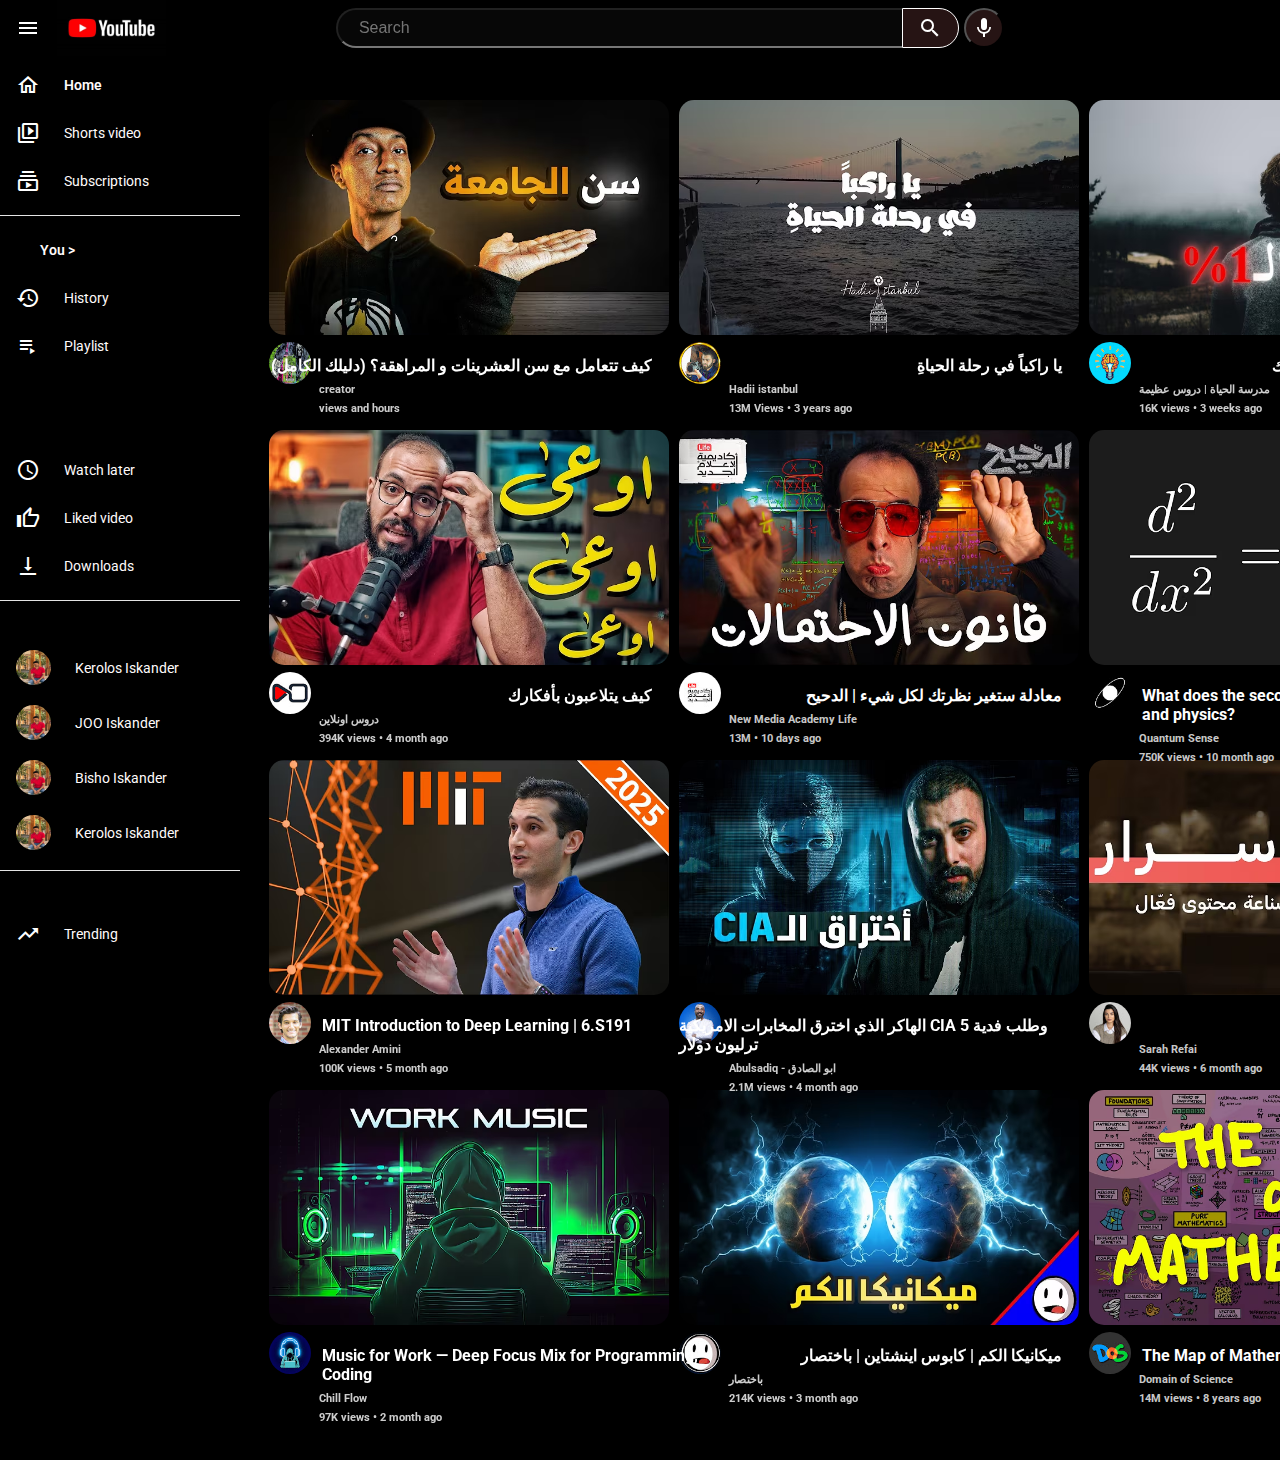
<file: index.html>
<!DOCTYPE html>
<html lang="en">
<head>
    <meta charset="UTF-8">
    <meta name="viewport" content="width=device-width, initial-scale=1.0">
    <link href="https://fonts.googleapis.com/css?family=Material+Icons|Material+Icons+Outlined|Material+Icons+Two+Tone|Material+Icons+Round|Material+Icons+Sharp" rel="stylesheet">
    <link rel="stylesheet" href="style.css">
    <title>Youtube</title>
</head>
<body>
    <header>
        <div class="left-section">

            <i class="material-icons logo">menu</i>
            <img src="images/logo.jpg" alt="" class="logome" />
            
        </div>
        <div class="mid-section">
            <form action="">
                <input type="text" placeholder="  Search">
                <button><i class="material-icons logo">search</i></button>
            </form>
            <button><i class="material-icons logo">mic</i></button>
        </div>
        <div class="right-section">
            <a href=""><i class="material-icons logo add">add</i></a>
            <a href=""><i class="material-icons logo not">notifications</i></a>
            <a href=""><i class="material-icons logo acc">account_circle</i></a>
        </div>
       
    </header>
    <div class="content-area">
        <aside>
            <nav>
                <a href="" class="nav-link active">
                    <i  class="material-icons-outlined ">home</i>
                    <span id="active-span">Home</span>
                </a>
                <a href="" class="nav-link ">
                    <i  class="material-icons-outlined">video_library</i>
                    <span >Shorts video</span>
                </a>
                <a href="" class="nav-link ">
                    <i  class="material-icons-outlined ">subscriptions</i>
                    <span >Subscriptions</span>
                </a>
                <hr style=" width: 265px; ">
                <a href="" class="nav-link ">
                  
                    <span id="kero" >You  ></span>
                </a>
                <a href="" class="nav-link ">
                    <i  class="material-icons-outlined  ">history</i>
                    <span >History</span>
                </a>
                <a href="" class="nav-link ">
                    <i  class="material-icons-outlined  ">playlist_play</i>
                    <span >Playlist</span>
                </a>
                <a href="" class="nav-link ">
                    <i  class="material-icons-outlined  ">smart_display</i>
                    <span >Your Videos</span>
                </a>
                <a href="" class="nav-link ">
                    <i  class="material-icons-outlined  ">schedule</i>
                    <span >Watch later</span>
                </a>
                <a href="" class="nav-link ">
                    <i  class="material-icons-outlined  ">thumb_up</i>
                    <span >Liked video</span>
                </a>
                <a href="" class="nav-link ">
                    <i  class="material-icons-outlined  ">vertical_align_bottom</i>
                    <span >Downloads</span>
                </a>
                <hr style=" width: 265px; ">
                <p>Subscriptions</p>
                <a href="" class="nav-link ">
                    <img src="WhatsApp Image 2024-12-09 at 14.59.34_429259b0.jpg" alt="photo" class="channel-image">
                    <span >Kerolos Iskander</span>
                </a>
                <a href="" class="nav-link ">
                    <img src="WhatsApp Image 2024-12-09 at 14.59.34_429259b0.jpg" alt="photo" class="channel-image">
                    <span >JOO Iskander</span>
                </a>
                <a href="" class="nav-link ">
                    <img src="WhatsApp Image 2024-12-09 at 14.59.34_429259b0.jpg" alt="photo" class="channel-image">
                    <span >Bisho Iskander</span>
                </a>
                <a href="" class="nav-link ">
                    <img src="WhatsApp Image 2024-12-09 at 14.59.34_429259b0.jpg" alt="photo" class="channel-image">
                    <span >Kerolos Iskander</span>
                </a>
                <hr style=" width: 265px; ">
                <p>Explore</p>
                <a href="" class="nav-link ">
                    <i  class="material-icons-outlined  ">trending_up</i>
                    <span >Trending</span>
                </a>
                <a href="" class="nav-link ">
                    <i  class="material-icons-outlined  ">music_note</i>
                    <span >Music</span>
                </a> 
                <a href="" class="nav-link ">
                    <i  class="material-icons-outlined  ">sensors</i>
                    <span >Live</span>
                </a> 
                <a href="" class="nav-link ">
                    <i  class="material-icons-outlined  ">sports_esports</i>
                    <span >Gaming</span>
                </a> 
                <a href="" class="nav-link ">
                    <i  class="material-icons-outlined  ">emoji_events</i>
                    <span >Sports</span>
                </a>
                <hr style=" width: 265px; ">
                <p>More from YouTube</p>
                <a href="" class="nav-link ">
                    <i  class="material-icons-outlined  ">music_note</i>
                    <span >Music</span>
                </a> 
                <a href="" class="nav-link ">
                    <i  class="material-icons-outlined  ">music_note</i>
                    <span >Music</span>
                </a> 
                <a href="" class="nav-link ">
                    <i  class="material-icons-outlined  ">music_note</i>
                    <span >Music</span>
                </a> 
                <a href="" class="nav-link ">
                    <i  class="material-icons-outlined  ">music_note</i>
                    <span >Music</span>
                </a> 
                <hr style=" width: 265px; ">
                <a href="" class="nav-link ">
                    <i  class="material-icons-outlined  ">settings</i>
                    <span >Settings</span>
                </a> 
                <a href="" class="nav-link ">
                    <i  class="material-icons-outlined  ">flag</i>
                    <span >Report history</span>
                </a> 
                <a href="" class="nav-link ">
                    <i  class="material-icons-outlined  ">help</i>
                    <span >Help</span>
                </a> 
                <a href="" class="nav-link ">
                    <i  class="material-icons-outlined  ">feedback</i>
                    <span >Send feedback</span>
                </a>
                <hr style=" width: 265px; ">
                <a href="" class="link ">About Press copyright</a> 
                <a href="" class="link ">contact us creators</a> 
                <a href="" class="link ">advertise Developers</a> 
                <br>
                <a href="" class="link ">Terms privacy policy & safety</a> 
                <a href="" class="link ">How Youtubr works</a> 
                <a href="" class="link ">Test new features</a> 
                <p id="kerolos">© 2025 Google LLC</p>

            </nav>
        </aside>

        <main>
            <div class="content_contianer">
               
                <div class="one-video">
                     <a href="kero.html"><img src="images/dopa.avif" alt="" class="image-video"> </a>
                    <a href=""><img src="wallhaven-yjvppx.jpg" alt="" class="image-creator"></a>
                    <a href="" class="title-video ar">كيف تتعامل مع سن العشرينات و المراهقة؟ (دليلك الكامل)</a>
                    <a href="" class="creator">creator</a>
                    <a href="" class="views">views and hours</a>
                </div>
                <div class="one-video">
                    <a href="kero.html"> <img src="images/rakb.avif" alt="" class="image-video"></a>
                    <a href=""><img src="images/raknf.jpg" alt="" class="image-creator"></a>
                    <a href="" class="title-video ar">يا راكباً في رحلة الحياةِ</a>
                    <a href="" class="creator">Hadii istanbul</a>
                    <a href="" class="views">13M Views • 3 years ago</a>
                </div>
                <div class="one-video">
                    <a href="kero.html"><img src="images/kkk.avif" alt="" class="image-video"></a>
                    <a href=""><img src="images/kkkf.jpg" alt="" class="image-creator"></a>
                    <a href="" class="title-video ar"> قاعدة بسيطة جدًا لتغيير حياتك!</a>
                    <a href="" class="creator">مدرسة الحياة | دروس عظيمة</a>
                    <a href="" class="views">16K views • 3 weeks ago</a>
                </div>
                <div class="one-video">
                    <a href="kero.html"><img src="images/abo.avif" alt="" class="image-video"></a>
                    <a href=""><img src="images/abof.jpg" alt="" class="image-creator"></a>
                    <a href="" class="title-video ar">كيف يتلاعبون بأفكارك</a>
                    <a href="" class="creator">دروس اونلاين</a>
                    <a href="" class="views">394K views • 4 month ago</a>
                </div>
                <div class="one-video">
                    <a href="kero.html"><img src="images/dah.avif" alt="" class="image-video"></a>
                    <a href=""><img src="images/dahf.jpg" alt="" class="image-creator"></a>
                    <a href="" class="title-video ar">معادلة ستغير نظرتك لكل شيء | الدحيح</a>
                    <a href="" class="creator">New Media Academy Life </a>
                    <a href="" class="views">13M • 10 days ago </a>
                </div>
                <div class="one-video">
                    <a href="kero.html"><img src="images/goo.avif" alt="" class="image-video"></a>
                    <a href=""><img src="images/goof.jpg" alt="" class="image-creator"></a>
                    <a href="" class="title-video en">What does the second derivative actually do in math and physics?</a>
                    <a href="" class="creator">Quantum Sense</a>
                    <a href="" class="views">750K views • 10 month ago</a>
                </div>
                <div class="one-video">
                    <a href="kero.html"><img src="images/mit.avif" alt="" class="image-video"></a>
                    <a href=""><img src="images/mitf.jpg" alt="" class="image-creator"></a>
                    <a href="" class="title-video en">MIT Introduction to Deep Learning | 6.S191</a>
                    <a href="" class="creator">Alexander Amini</a>
                    <a href="" class="views">100K views • 5 month ago</a>
                </div>
                <div class="one-video">
                    <a href="kero.html"><img src="images/cia.avif" alt="" class="image-video"></a>
                    <a href=""><img src="images/ciaf.jpg" alt="" class="image-creator"></a>
                    <a href="" class="title-video ar">الهاكر الذي اخترق  المخابرات الامريكية CIA وطلب فدية 5 ترليون دولار</a>
                    <a href="" class="creator">Abulsadiq - ابو الصادق</a>
                    <a href="" class="views">2.1M views • 4 month ago</a>
                </div>
                <div class="one-video">
                    <a href=""><img src="images/5.avif" alt="" class="image-video"></a>
                    <a href=""><img src="images/5f.jpg" alt="" class="image-creator"></a>
                    <a href="" class="title-video ar">٥ أسرار لصناعة محتوى فعّال</a>
                    <a href="" class="creator">Sarah Refai</a>
                    <a href="" class="views">44K views • 6 month ago</a>
                </div>
                <div class="one-video">
                    <a href=""><img src="images/work.avif" alt="" class="image-video"></a>
                    <a href=""><img src="images/workf.jpg" alt="" class="image-creator"></a>
                    <a href="" class="title-video en">Music for Work — Deep Focus Mix for Programming, Coding</a>
                    <a href="" class="creator">Chill Flow</a>
                    <a href="" class="views">97K views • 2 month ago </a>
                </div>
                <div class="one-video">
                    <a href=""><img src="images/mac.avif" alt="" class="image-video"></a>
                    <a href=""><img src="images/macf.jpg" alt="" class="image-creator"></a>
                    <a href="" class="title-video ar">ميكانيكا الكم | كابوس اينشتاين | باختصار</a>
                    <a href="" class="creator">باختصار</a>
                    <a href="" class="views">214K views • 3 month ago </a>
                </div>
                <div class="one-video">
                    <a href=""><img src="images/math.avif" alt="" class="image-video"></a>
                    <a href=""><img src="images/mathf.jpg" alt="" class="image-creator"></a>
                    <a href="" class="title-video en">The Map of Mathematics</a>
                    <a href="" class="creator">Domain of Science</a>
                    <a href="" class="views">14M views • 8 years ago </a>
                </div>

            </div>
        </main>

    </div>
</body>
</html>
</file>
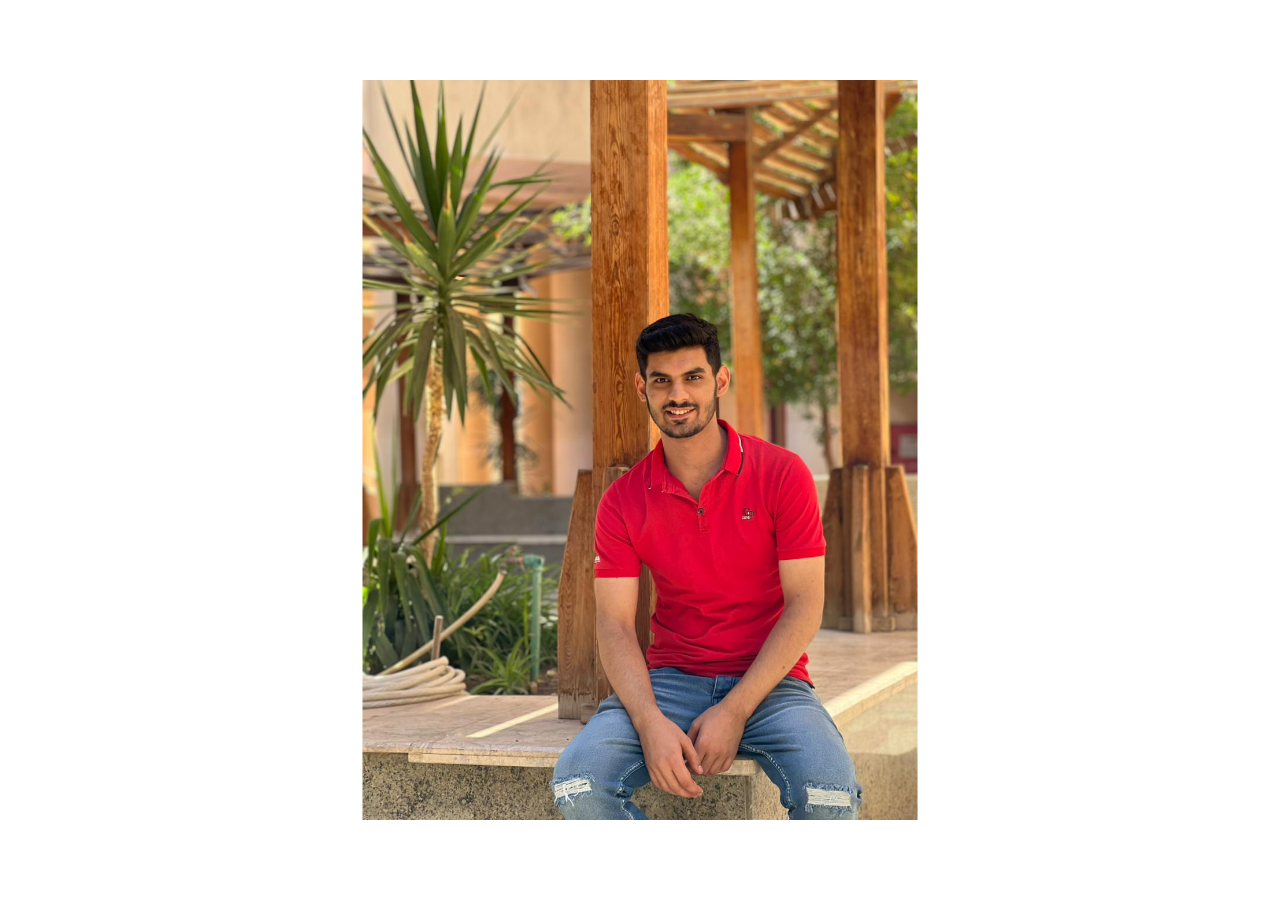
<file: kero.html>
<!DOCTYPE html>
<html lang="en">
<head>
    <meta charset="UTF-8">
    <meta name="viewport" content="width=device-width, initial-scale=1.0">
    <link rel="stylesheet" href="style.css">
    <title>Document</title>
</head>
<body>
    <img src="WhatsApp Image 2024-12-09 at 14.59.34_429259b0.jpg" alt="" class="hacked">
</body>
</html>
</file>
<file: style.css>
@import url('https://fonts.googleapis.com/css2?family=Roboto:wght@0,100;0,200;0,300;0,400;0,500;0,600;0,700;0,800;0,900;1,100;1,200;1,300;1,400;1,500;1,600;1,700;1,800;1,900&display=swap');

* {
    margin : 0;
    padding: 0;
    box-sizing: border-box;
}

html {
    font-size: 10px;
}

body {
    font-family: "Roboto","Arial",sans-serif;
}

header {
    display: flex;
    justify-content: space-between;
    align-items: center;
    height: 56px;
    position: fixed;
    top: 0px;
    width: 100%;
    background-color: #000000;
    padding: 0 16px;
}

.left-section {
    display: flex;
    align-items: center;
    cursor: pointer;
    /* background-color: #000000; */
    position: fixed;
    color: white;
}

.left-section img {
    width: 10%;
    padding-left: 17px;
}

.mid-section {
    display: flex;
    align-items: center;
    margin-left: 25%;
    position: fixed;
}

.mid-section form {
    display: flex;
    height: 40px;
    width: 628px ;
} 

.mid-section input {
    width: 100%;
    border-radius: 21px 0 0 21px;
    font-size: 1.6rem;
    padding: 12px;
    border-right: none;
    background-color: #080808e3;
    /* margin-right: 100px; */
   
}

.mid-section form button {
    border-radius: 0 21px 21px 0;
    width: 10%;
    margin-right: 5px;
    border: 1px solid ;
    cursor: pointer;
    color: white;
    background-color: #4f29297a;
}

.mid-section form button:hover{
    border-color: #c4c6c6;
    background-color: #000000;

}


.mid-section button {
    width: 40px;
    height: 40px;
    border-radius: 50%;
    padding: 4px;
    cursor: pointer;
    justify-content: center;
    align-items: center;
    display: flex ;
    color: white;
    background-color: #4f29297a;
}

.right-section {

    margin-left: 1305px;
    position: fixed;
}

.right-section a {
    padding: 18px;
    border-radius: 50%;
    color: rgb(255, 255, 255);
    text-decoration: none ;
    
}

.content-area {
    height: calc(100vh-56px);
    display: flex;
    background-color: #000000;


}

aside {
    height: 100vh;
    width: 240px;
    background-color: rgb(0, 0, 0);
    overflow-y: auto;
    position: fixed;
    top: 56px;
    left: 0px;    
}

nav {
    width: 100%;
    display: flex; 
    flex-direction: column;
    margin: 5px 0;
    padding-right: 15px;
}

.nav-link {
    display: flex;
    align-items: center;
    padding: 10px 16px ;
    text-decoration: none;
    color: rgb(255, 255, 255)  ;
}

.nav-link:hover {
    background-color:#2b2a2a ;
    border-radius: 15px;
    height: 52px;
}


.nav-link span {
    margin-left: 24px;
    font-size: 1.4rem;
    line-height: 2em;
    font-weight: 400;
    color: #fffbfb;
}

.active {
    background-color: rgba (255,255,255) ;
}

#active-span {
    font-weight: 600;
}

#kero {
    font-weight: 600;
    margin-right: 24px;
}

hr {
    margin: 10px 0;
    border: none;
    height: 1px;
    background-color: #e5e5e5;
}

nav p {
    color: black;
    font-size: 1.6rem;
    font-weight: 600;
    padding: 5px 18px ;

}

.channel-image {
    width: 35px;
    height: 35px;
    border-radius: 50%;
}

.link {
    display: flex;
    align-items: center;
    padding: 3px 16px ;
    text-decoration: none;
    color: rgb(255, 255, 255)  ;
    font-weight: 600;
  
}

#kerolos {
    font-size: 1rem;
    padding-top:15px ;
}

.video-image {
    border-radius: 15px 15px 15px 15px;
    width: 450px;
    height: 260px;
    display: flex;
    align-items: center;
    padding-top: 25px;
    padding-left: 10px;
}

.image-channel {
    border-radius: 50%;
    width: 40px;
    height: 40px;
    padding-top: 8px;
    display: flex;
    align-items: center;
}

.video-title {
    text-decoration: none;
    display: flex;
    align-items: center;
    color: black;
    font-size: 1.5rem;

}


.content_contianer {
    display: grid;
    grid-template-columns: repeat(3, 1fr);
    background-color: #000000;
    width: calc(100vw -256);
    margin: 100px 30px 50px 269px;
    gap: 10px;
}



.one-video {
    width: 400px; 
    height: 320px; 
    background-color: rgb(0, 0, 0);
}

.title-video {
    text-decoration: none;
    color: white;
    font-weight: bold;
    font-size: 16px;
  
}

.creator {
    text-decoration: none;
    color: rgb(255 255 255 / .8);
    margin-left: 50px;
    top: -22px;
    display: flex;
    position: relative;
    font-weight: bold;
    font-size: 11px;
}

.views {
    text-decoration: none;
    color: rgb(255 255 255 / .8);
    margin-left: 50px;
    position: relative;
    top: -16px;
    font-weight: bold;
    font-size: 11px;
}

.image-video {
    width: 100%;
    height: 235px;
    border-radius: 15px;
    
}

.image-creator {
    width: 42px;
    height: 42px;
    border-radius: 50%;
    margin-top: 5px;
}

.hacked {
    position:absolute;
    top: 50%;
    left: 50%;
    transform: translate(-50%,-50%);
    height: 740px;
}

.ar {
    display: flex;
    position: relative;
    top: -30px;
       
    justify-content: end;
    padding-right: 17px;
}

.en {
    display: flex;
    position: relative;
    top: -30px;
    justify-content: start;
    padding-right: 17px;
    left: 53px;
}
</file>
